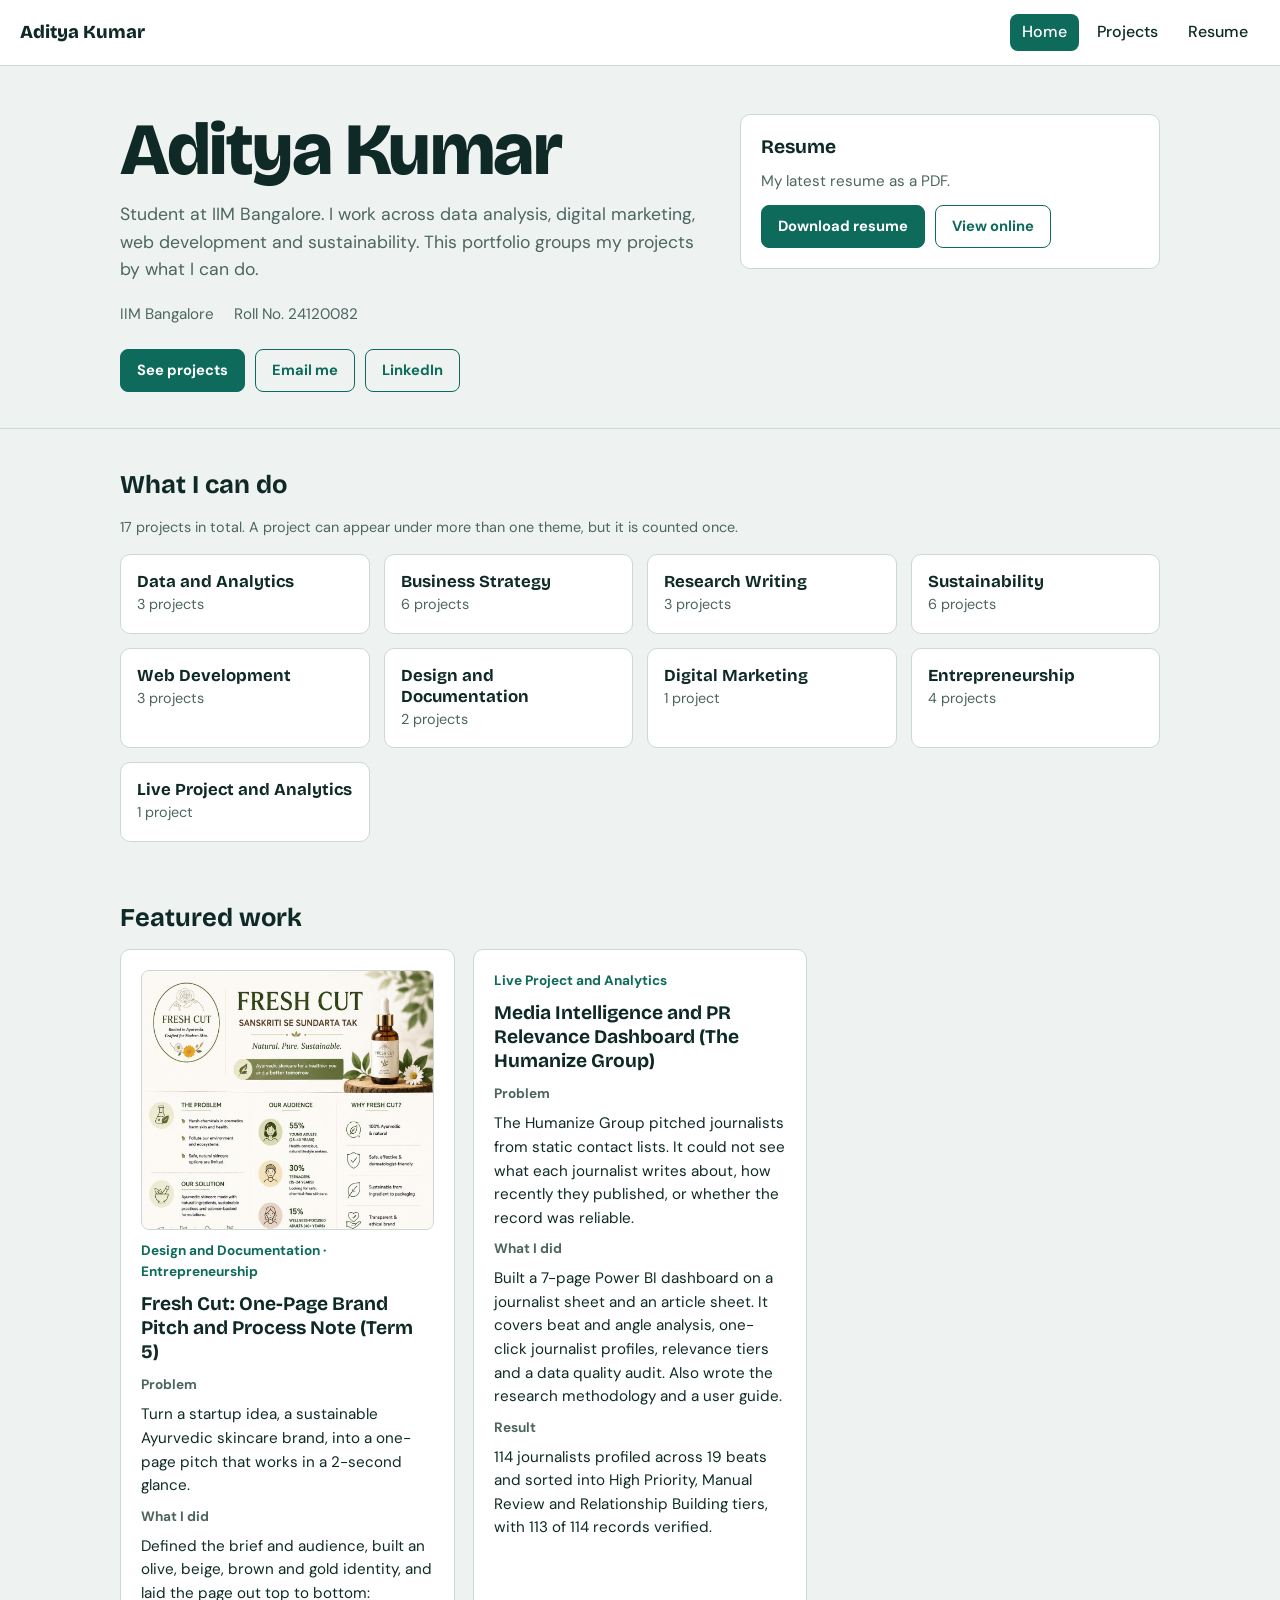
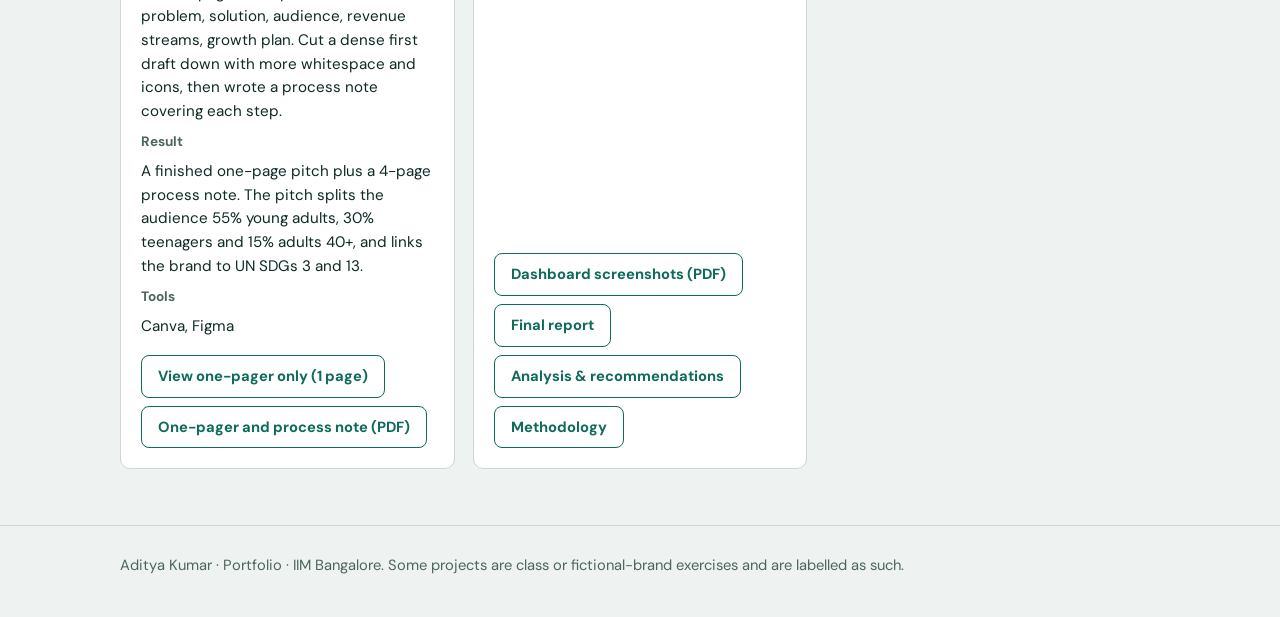
<file: index.html>
<!DOCTYPE html><html lang="en"><head><meta charset="utf-8">
<meta name="viewport" content="width=device-width, initial-scale=1, viewport-fit=cover">
<link rel="preconnect" href="https://fonts.googleapis.com">
<link rel="preconnect" href="https://fonts.gstatic.com" crossorigin>
<link href="https://fonts.googleapis.com/css2?family=Bricolage+Grotesque:wght@500;700;800&family=DM+Sans:wght@400;500;700&display=swap" rel="stylesheet">
<link rel="stylesheet" href="style.css">
<title>Aditya Kumar – Portfolio</title></head>
<body data-page="home">
<header id="site-header"></header>
<header class="hero"><div class="wrap split">
  <div>
    <h1>Aditya Kumar</h1>
    <p>Student at IIM Bangalore. I work across data analysis, digital marketing, web development and sustainability. This portfolio groups my projects by what I can do.</p>
    <div class="meta"><span>IIM Bangalore</span><span>Roll No. 24120082</span></div>
    <div class="btns"><a class="btn fill" href="projects.html">See projects</a><span class="btns" id="top-links"></span></div>
  </div>
  <div id="resume-slot"></div>
</div></header>
<main class="wrap">
  <h2 class="sec">What I can do</h2>
  <section class="themes" id="themes"></section>
  <h2 class="sec">Featured work</h2>
  <section class="grid" id="featured"></section>
</main>
<footer id="site-footer"></footer>
<script src="data.js"></script>
<script src="site.js"></script>
</body></html>
</file>
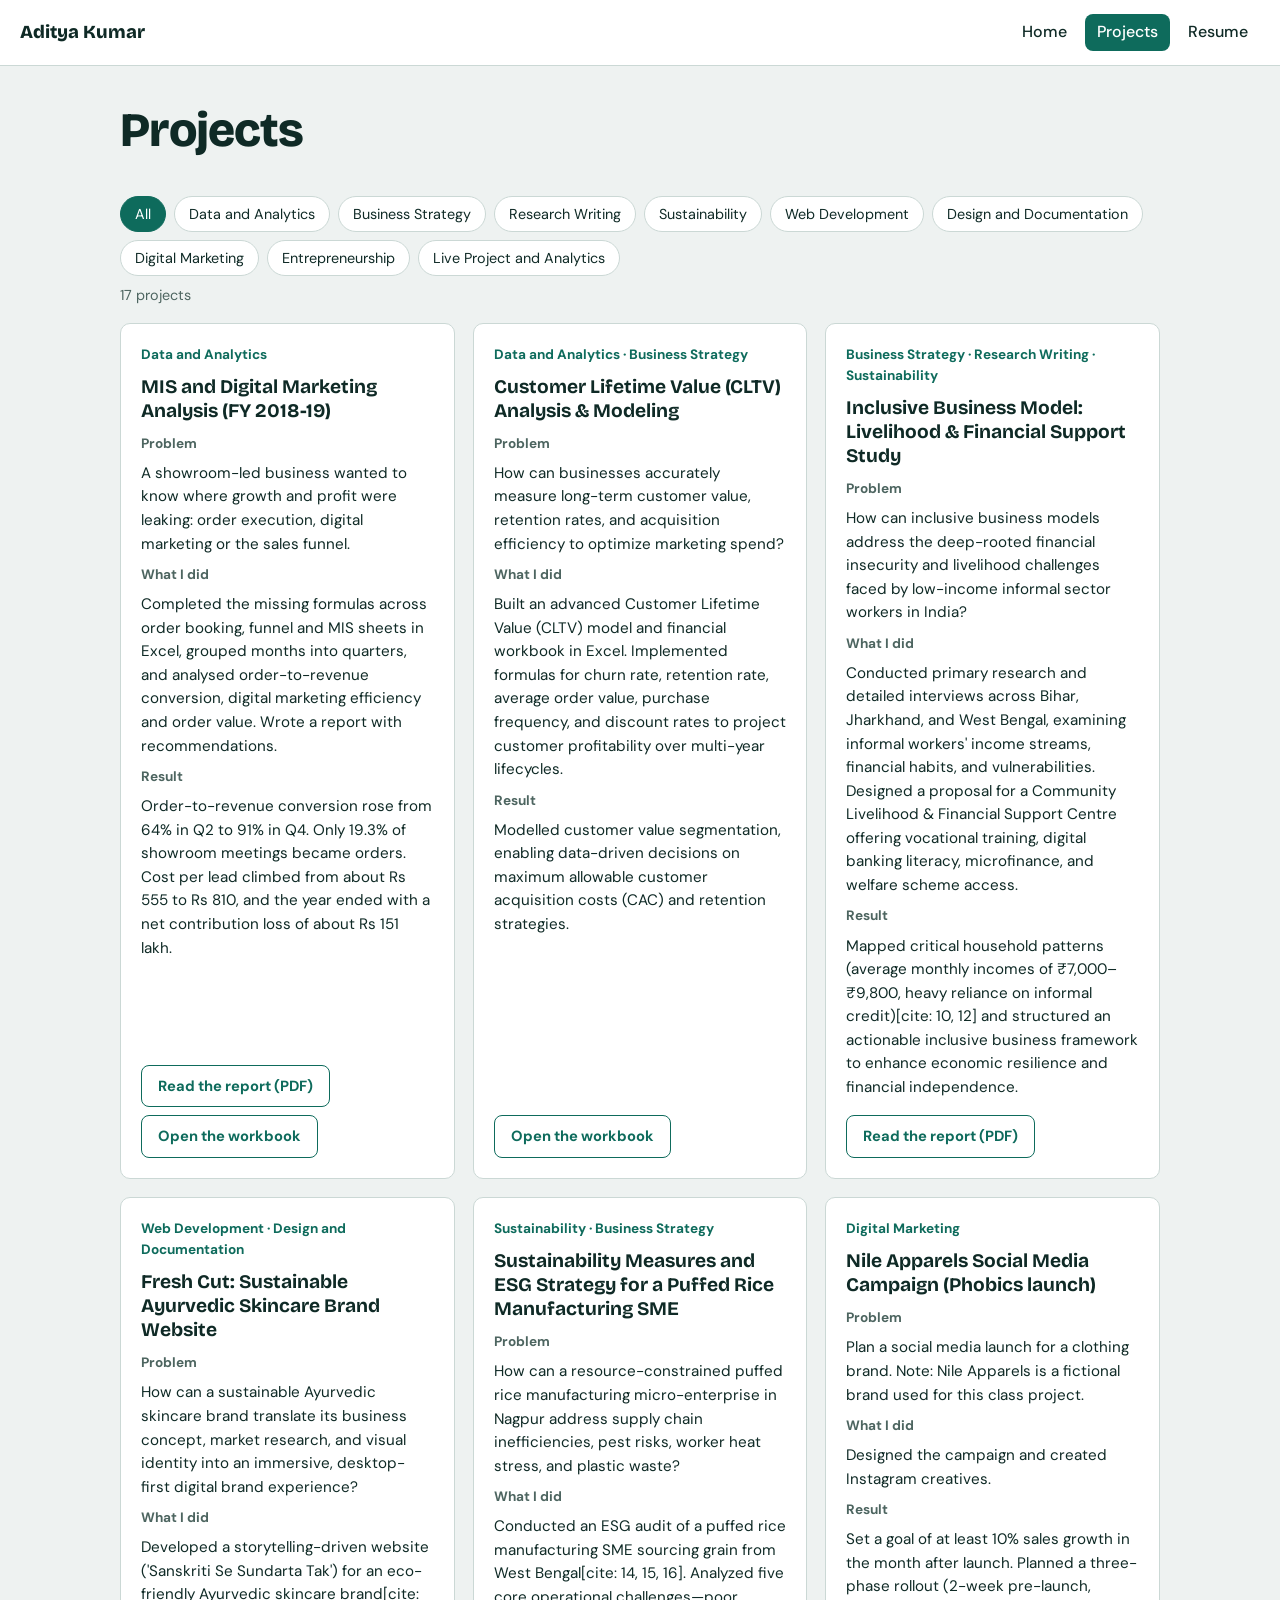
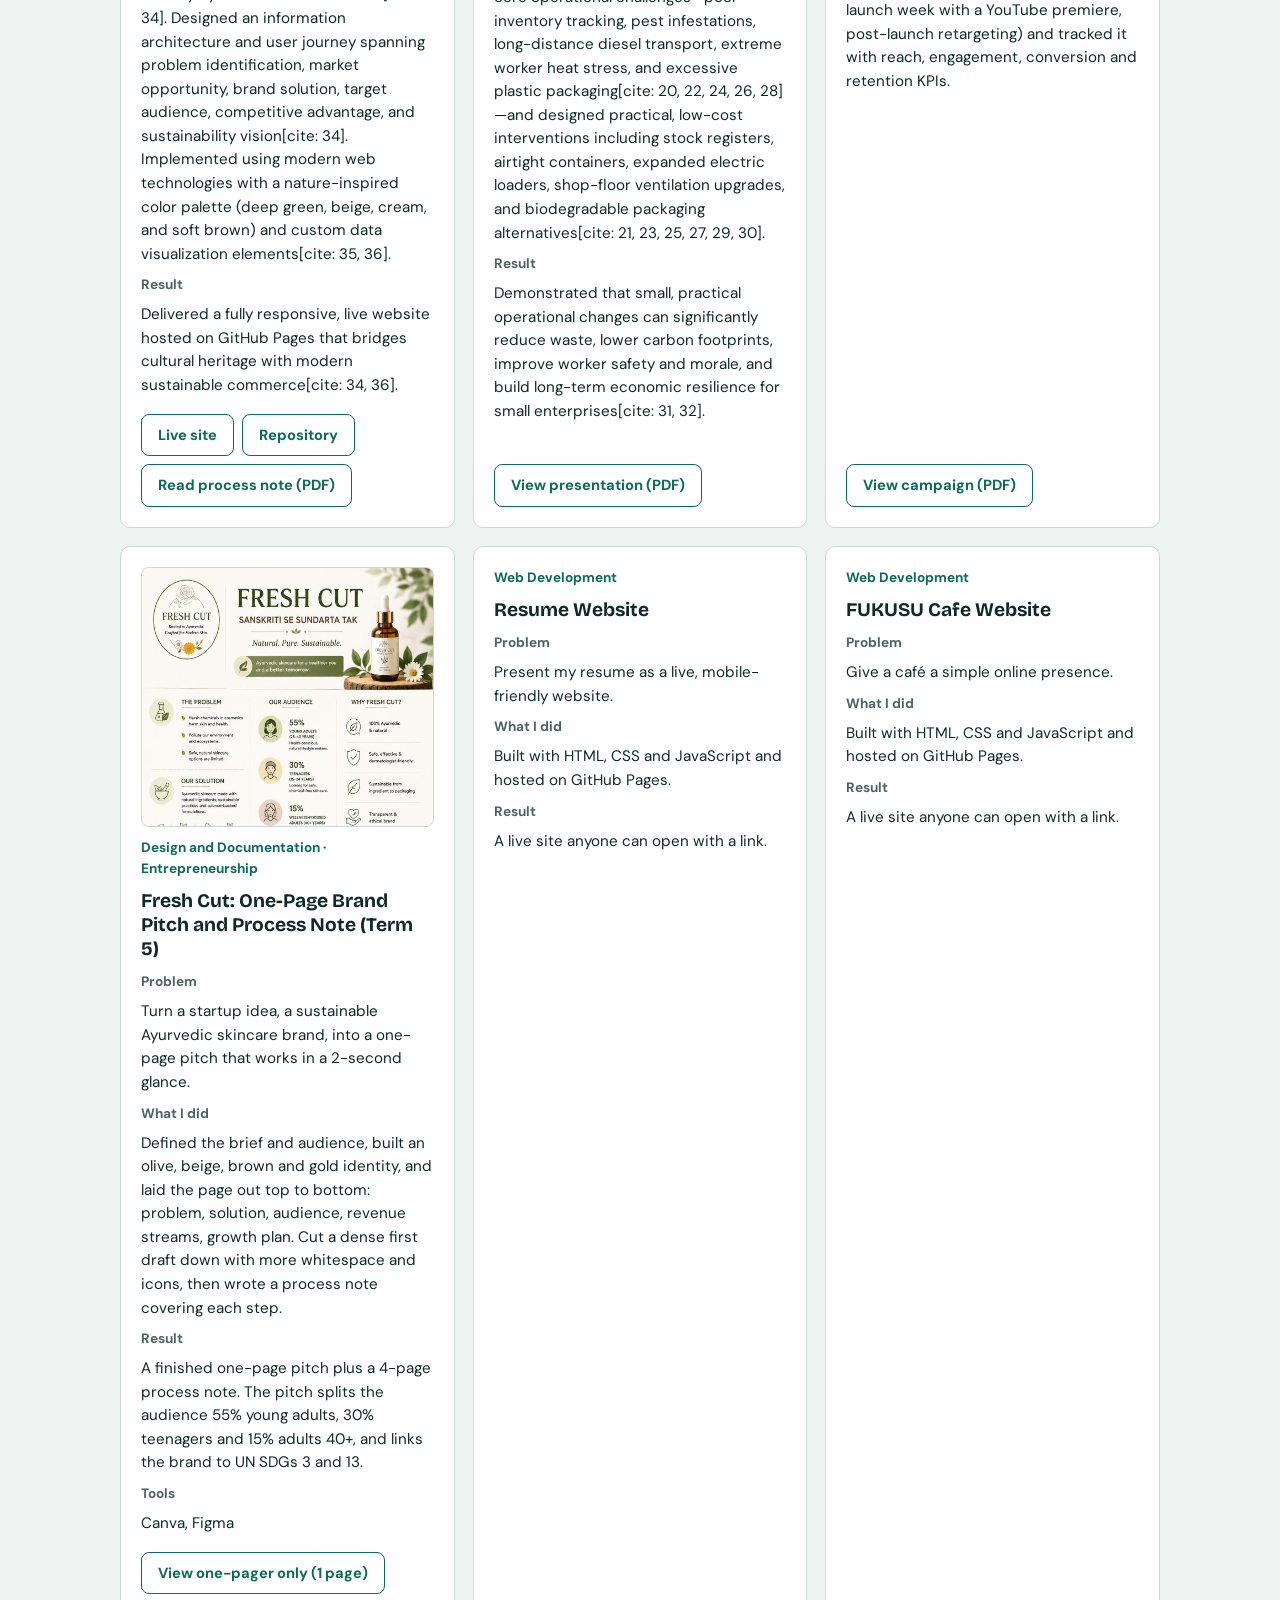
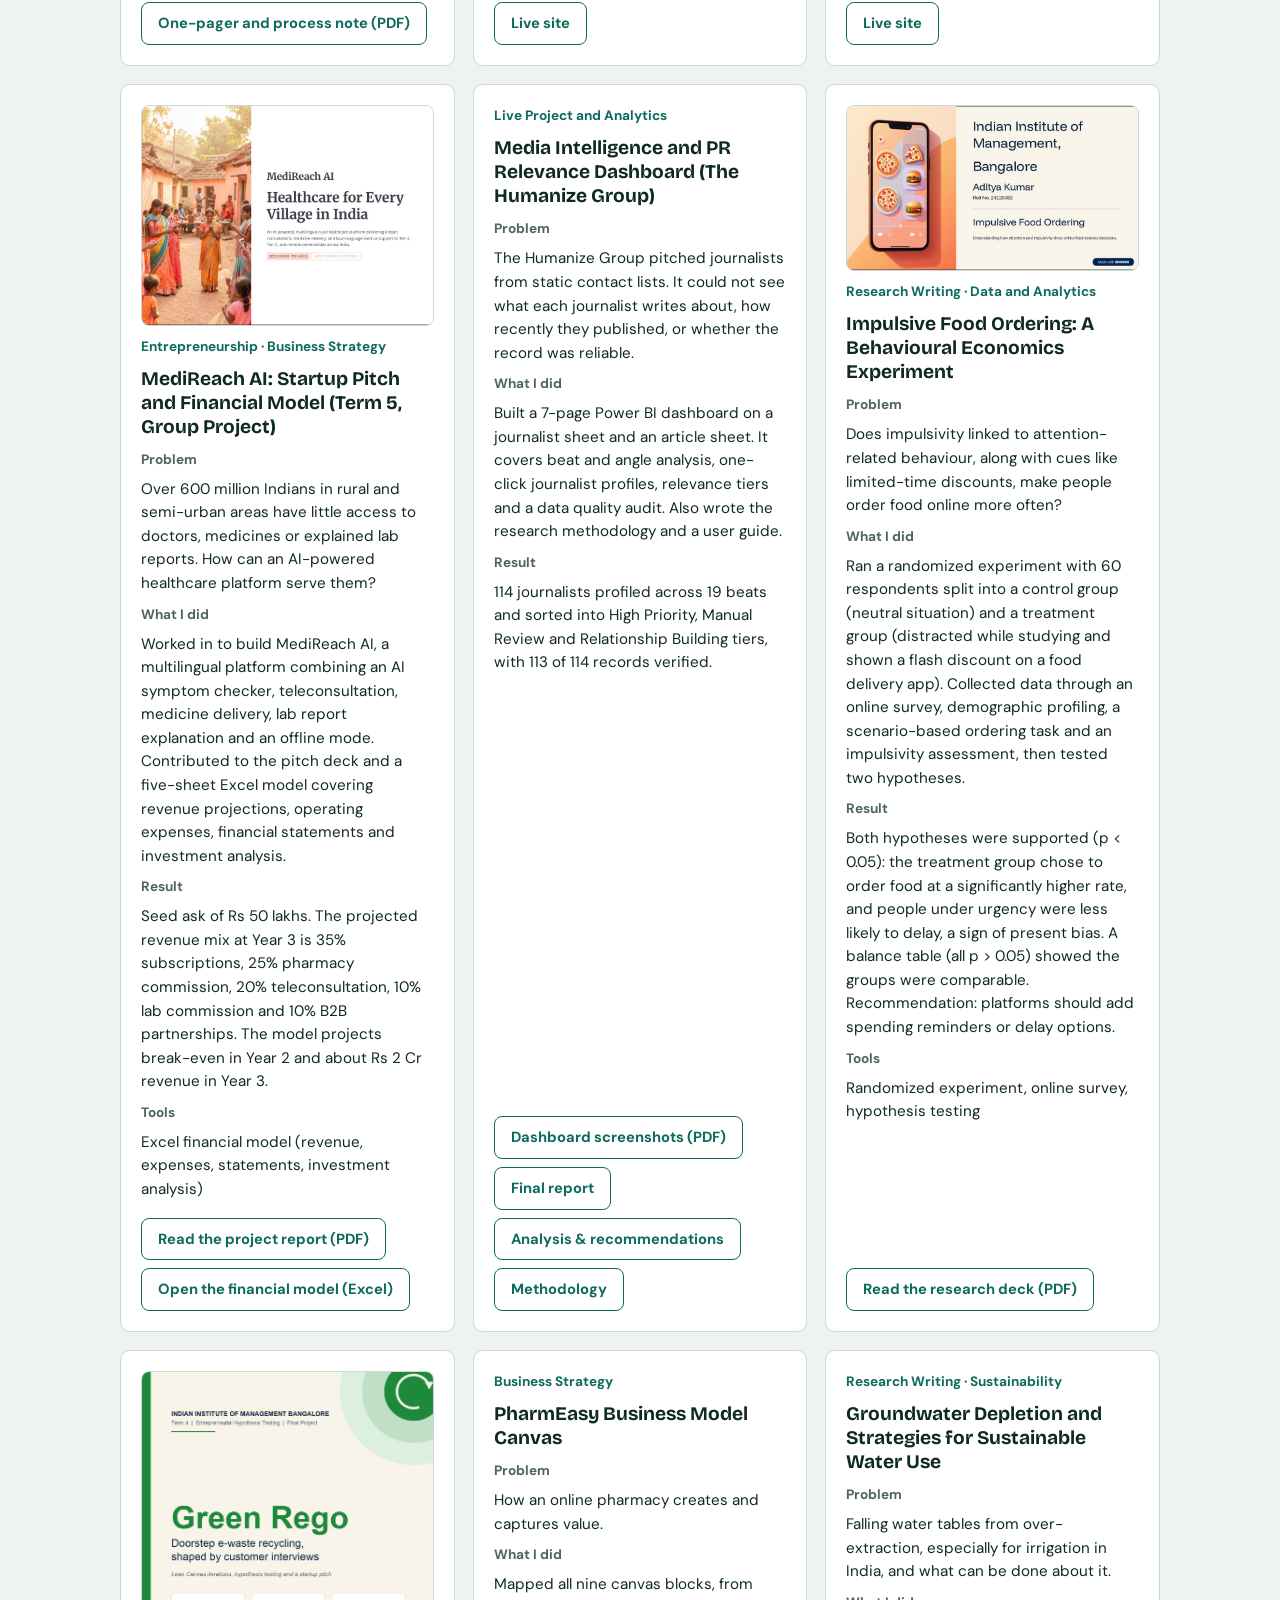
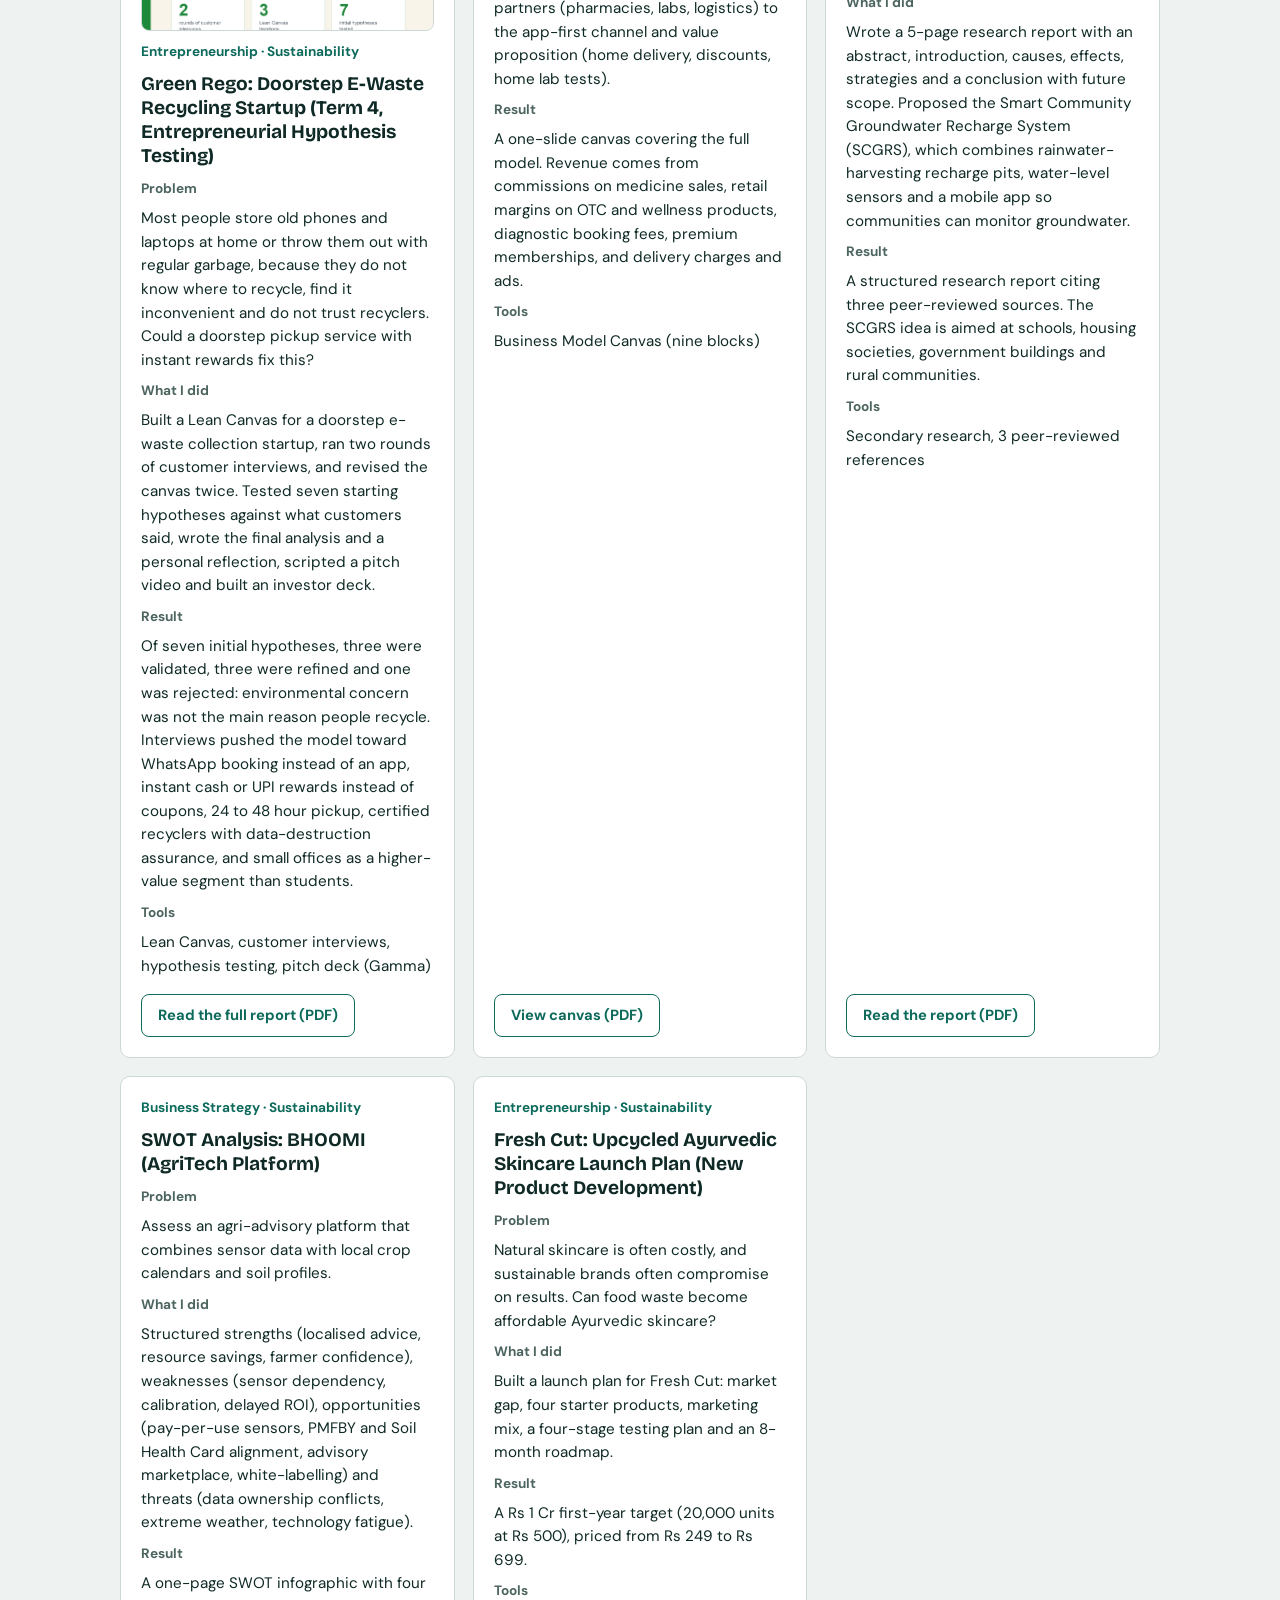
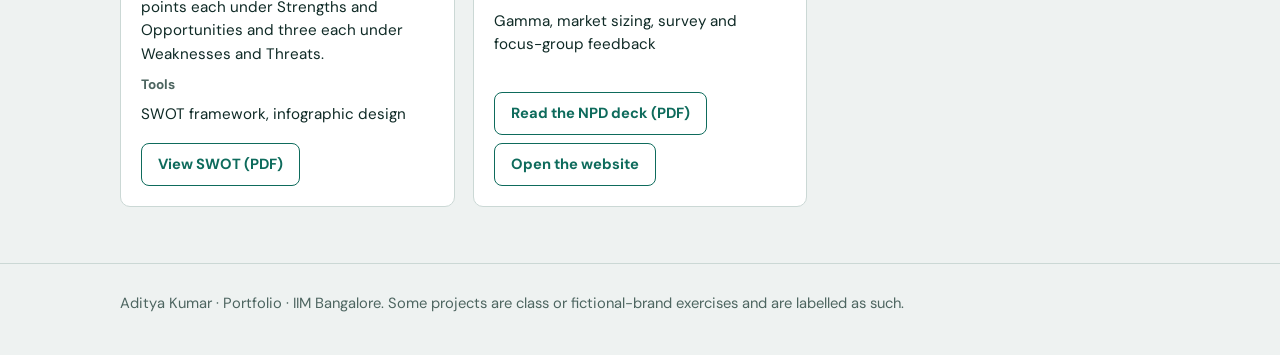
<file: projects.html>
<!DOCTYPE html><html lang="en"><head><meta charset="utf-8">
<meta name="viewport" content="width=device-width, initial-scale=1, viewport-fit=cover">
<link rel="preconnect" href="https://fonts.googleapis.com">
<link rel="preconnect" href="https://fonts.gstatic.com" crossorigin>
<link href="https://fonts.googleapis.com/css2?family=Bricolage+Grotesque:wght@500;700;800&family=DM+Sans:wght@400;500;700&display=swap" rel="stylesheet">
<link rel="stylesheet" href="style.css">
<title>Projects – Aditya Kumar</title></head>
<body data-page="projects">
<header id="site-header"></header>
<main class="wrap">
  <div class="page-title"><h1>Projects</h1></div>
  <nav class="filters" id="filters" aria-label="Filter projects by skill"></nav>
  <p class="count" id="count" aria-live="polite"></p>
  <section class="grid" id="grid"></section>
</main>
<footer id="site-footer"></footer>
<script src="data.js"></script>
<script src="site.js"></script>
</body></html>
</file>
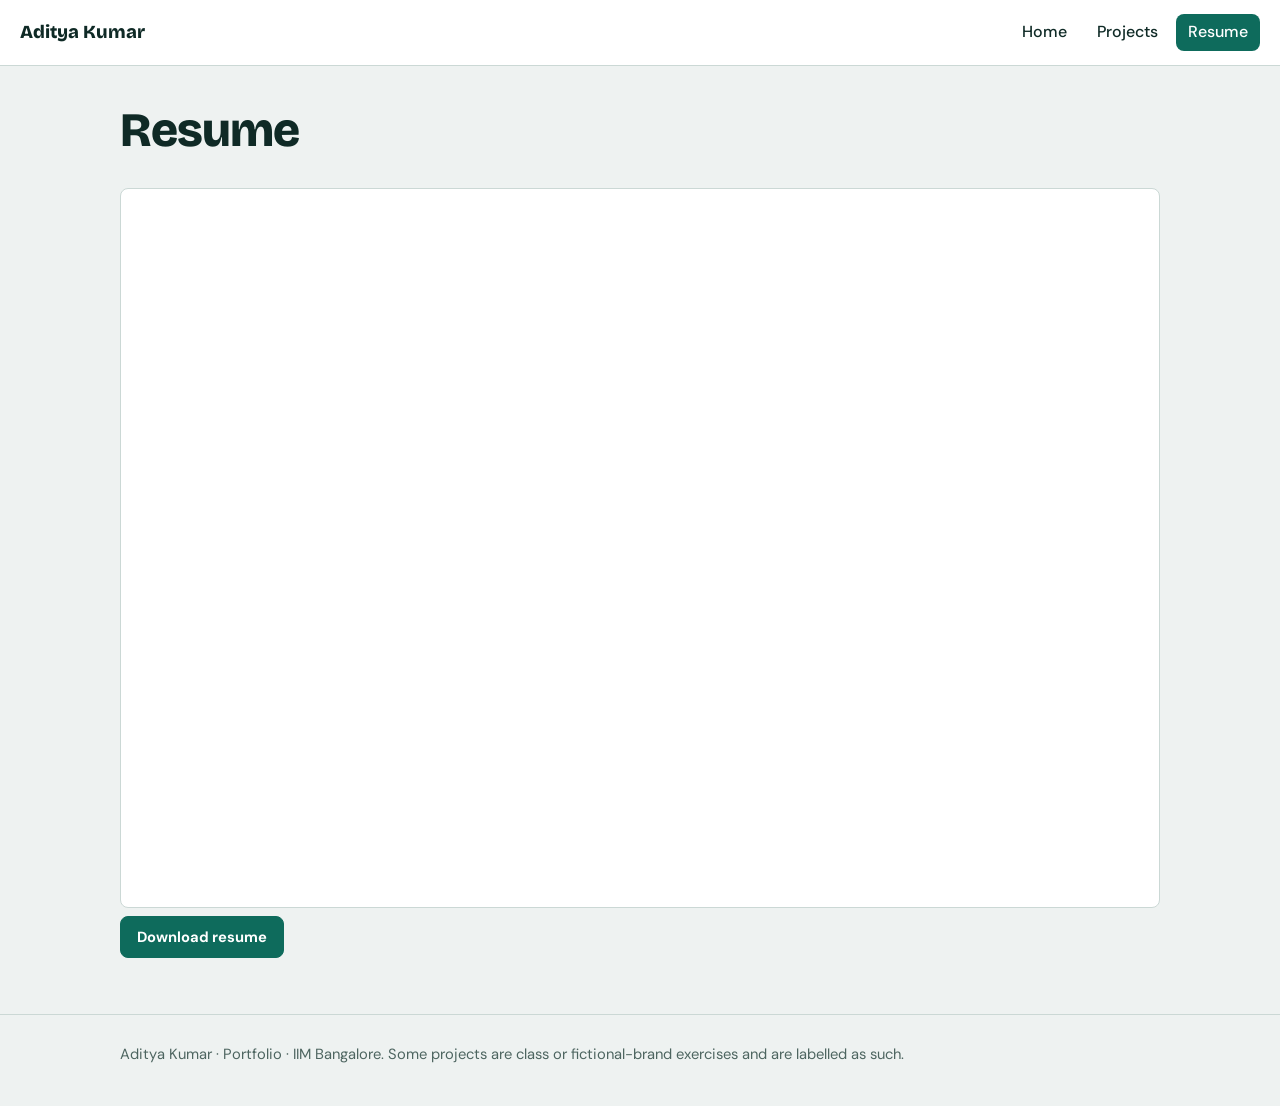
<file: resume.html>
<!DOCTYPE html><html lang="en"><head><meta charset="utf-8">
<meta name="viewport" content="width=device-width, initial-scale=1, viewport-fit=cover">
<link rel="preconnect" href="https://fonts.googleapis.com">
<link rel="preconnect" href="https://fonts.gstatic.com" crossorigin>
<link href="https://fonts.googleapis.com/css2?family=Bricolage+Grotesque:wght@500;700;800&family=DM+Sans:wght@400;500;700&display=swap" rel="stylesheet">
<link rel="stylesheet" href="style.css">
<title>Resume – Aditya Kumar</title></head>
<body data-page="resume">
<header id="site-header"></header>
<main class="wrap">
  <div class="page-title"><h1>Resume</h1></div>
  <div id="resume-slot" style="padding:16px 0 56px"></div>
</main>
<footer id="site-footer"></footer>
<script src="data.js"></script>
<script src="site.js"></script>
</body></html>
</file>
<file: style.css>
:root{--bg:#EEF2F1;--panel:#FFFFFF;--ink:#0F2A26;--muted:#4D6560;--line:#CBD8D5;--accent:#0E6B5C;--accent-ink:#FFFFFF;--todo:#9A5B00;color-scheme:light}
@media (prefers-color-scheme:dark){:root:not([data-theme="light"]){--bg:#0D1C19;--panel:#142925;--ink:#E6F1EE;--muted:#9DB6B0;--line:#27403B;--accent:#3FC1A8;--accent-ink:#06201B;--todo:#E8B35C;color-scheme:dark}}
*{box-sizing:border-box}
html{scroll-behavior:smooth}
body{margin:0;background:var(--bg);color:var(--ink);font:16px/1.55 "DM Sans",system-ui,sans-serif}
.wrap{max-width:1080px;margin:0 auto;padding:0 20px}
header.hero{padding:64px 0 36px;border-bottom:1px solid var(--line)}
h1{font:800 clamp(2.4rem,7vw,4.6rem)/1 "Bricolage Grotesque",sans-serif;margin:0 0 14px;letter-spacing:-.02em}
.hero p{max-width:60ch;color:var(--muted);margin:0 0 20px;font-size:1.1rem}
.meta{display:flex;flex-wrap:wrap;gap:8px 20px;margin:0 0 22px;color:var(--muted);font-size:.95rem}
.btns{display:flex;flex-wrap:wrap;gap:10px}
.btn{display:inline-block;padding:9px 16px;border-radius:8px;border:1px solid var(--accent);color:var(--accent);text-decoration:none;font-weight:700;font-size:.92rem;background:transparent}
.btn.fill{background:var(--accent);color:var(--accent-ink)}
.btn:focus-visible,.chip:focus-visible{outline:3px solid var(--accent);outline-offset:2px}
.btn.off{border-style:dashed;color:var(--muted);border-color:var(--line);pointer-events:none}
nav.filters{display:flex;flex-wrap:wrap;gap:8px;padding:24px 0 8px}
.chip{font:inherit;font-size:.9rem;padding:6px 14px;border-radius:999px;border:1px solid var(--line);background:var(--panel);color:var(--ink);cursor:pointer}
.chip[aria-pressed="true"]{background:var(--accent);color:var(--accent-ink);border-color:var(--accent)}
.count{color:var(--muted);font-size:.9rem;margin:0 0 16px}
.grid{display:grid;grid-template-columns:repeat(auto-fill,minmax(300px,1fr));gap:18px;padding-bottom:56px}
article{background:var(--panel);border:1px solid var(--line);border-radius:10px;padding:20px;display:flex;flex-direction:column;gap:10px}
article h3{font:700 1.2rem/1.25 "Bricolage Grotesque",sans-serif;margin:0}
.theme{font-size:.85rem;color:var(--accent);font-weight:700;margin:0}
dl{margin:0;display:grid;gap:8px}
dt{font-weight:700;font-size:.85rem;color:var(--muted)}
dd{margin:0;font-size:.95rem}
dd.todo{color:var(--todo);border-left:3px dashed var(--todo);padding-left:8px}
.links{display:flex;flex-wrap:wrap;gap:8px;margin-top:auto;padding-top:6px}
footer{border-top:1px solid var(--line);padding:28px 0 40px;color:var(--muted);font-size:.92rem}
footer a{color:var(--accent)}
@media (max-width:480px){.grid{grid-template-columns:1fr}}
@media (prefers-reduced-motion:reduce){html{scroll-behavior:auto}}

header.site{border-bottom:1px solid var(--line);background:var(--panel)}
.bar{display:flex;flex-wrap:wrap;align-items:center;justify-content:space-between;gap:10px 24px;padding:14px 20px}
.brand{font:800 1.15rem "Bricolage Grotesque",sans-serif;color:var(--ink);text-decoration:none}
.menu{display:flex;gap:6px}
.menu a{padding:6px 12px;border-radius:8px;color:var(--ink);text-decoration:none;font-weight:500}
.menu a[aria-current="page"]{background:var(--accent);color:var(--accent-ink)}
.menu a:focus-visible,.brand:focus-visible{outline:3px solid var(--accent);outline-offset:2px}
header.hero{padding:48px 0 36px}
.split{display:grid;grid-template-columns:1.4fr 1fr;gap:32px;align-items:start}
.resume{background:var(--panel);border:1px solid var(--line);border-radius:10px;padding:20px;display:flex;flex-direction:column;gap:12px}
.resume h2{font:700 1.2rem "Bricolage Grotesque",sans-serif;margin:0}
.resume p{margin:0;color:var(--muted);font-size:.95rem}
.slot{border:2px dashed var(--line);border-radius:8px;min-height:150px;display:flex;align-items:center;justify-content:center;text-align:center;padding:16px;color:var(--muted)}
.slot.tall{min-height:420px}
iframe.pdf{width:100%;height:80vh;min-height:480px;border:1px solid var(--line);border-radius:8px;background:var(--panel)}
h2.sec{font:700 1.6rem "Bricolage Grotesque",sans-serif;margin:40px 0 16px}
.themes{display:grid;grid-template-columns:repeat(auto-fill,minmax(240px,1fr));gap:14px;padding-bottom:20px}
.theme-link{display:block;background:var(--panel);border:1px solid var(--line);border-radius:10px;padding:16px;color:var(--ink);text-decoration:none}
.theme-link:hover,.theme-link:focus-visible{border-color:var(--accent);outline:none}
.theme-link strong{display:block;font:700 1.05rem "Bricolage Grotesque",sans-serif}
.theme-link span{color:var(--muted);font-size:.9rem}
.page-title{padding:40px 0 4px}
.page-title h1{font-size:clamp(2rem,5vw,3rem)}
@media (max-width:760px){.split{grid-template-columns:1fr}}
.thumb{width:100%;height:auto;max-height:260px;object-fit:cover;object-position:top;border-radius:8px;border:1px solid var(--line);background:var(--bg)}
</file>
